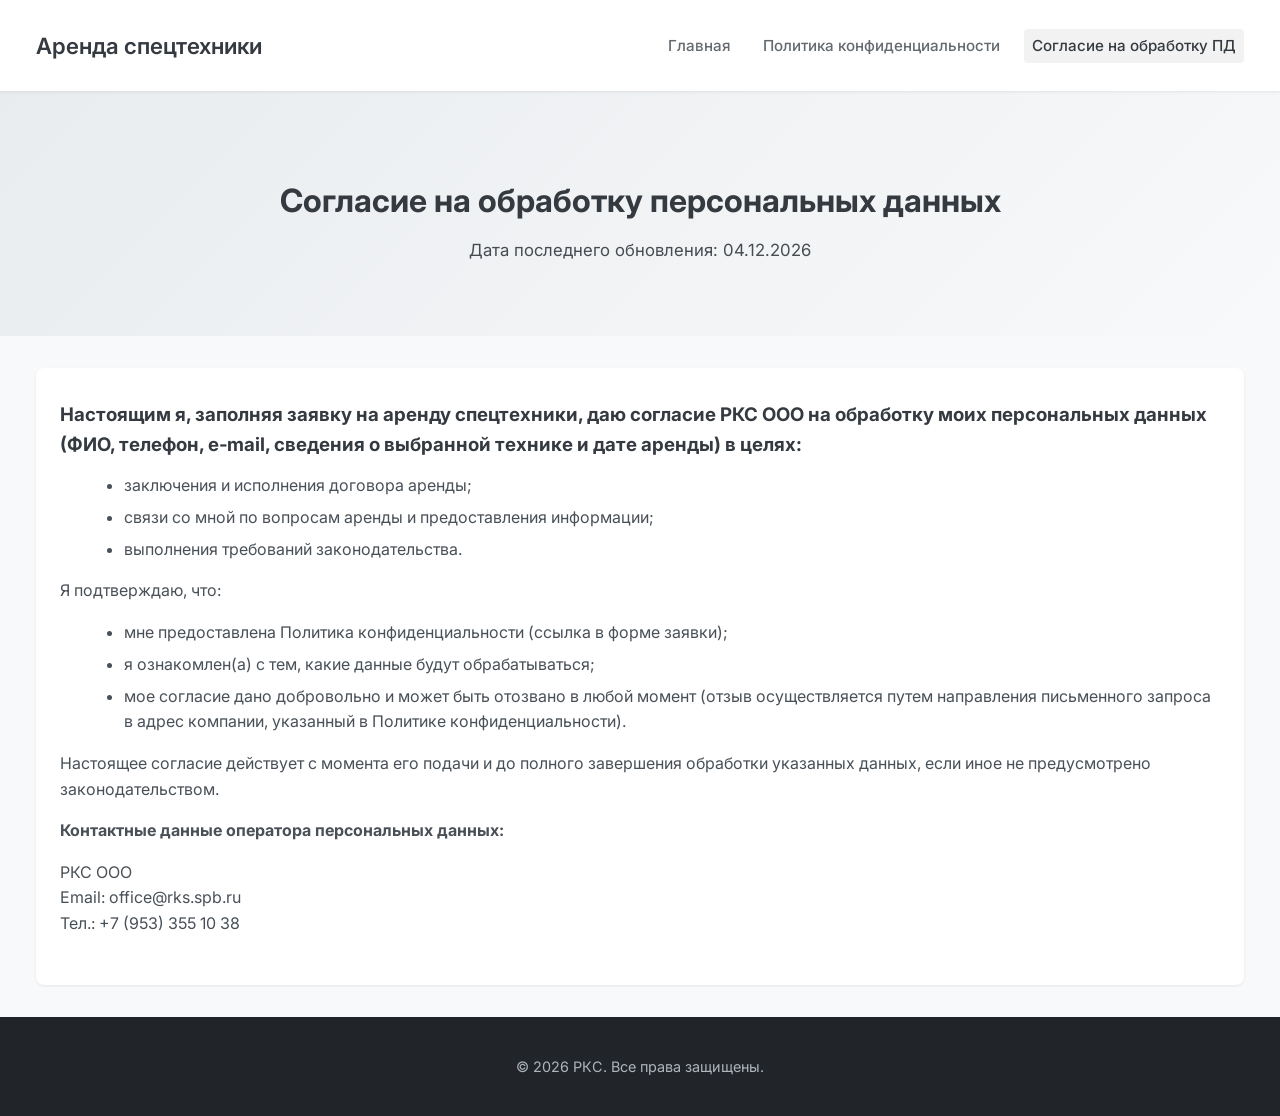
<file: consent.html>
<!DOCTYPE html>
<html lang="ru">
<head>
    <meta charset="UTF-8">
    <title>Согласие на обработку персональных данных – Аренда спецтехники</title>
    <meta name="viewport" content="width=device-width, initial-scale=1">
    <!-- Шрифт -->
    <link href="https://fonts.googleapis.com/css2?family=Inter:wght@400;600&display=swap"
          rel="stylesheet">
    <link rel="stylesheet" href="./css/style.css">
</head>
<body>

<header class="header">
    <div class="container">
        <h1 class="logo">Аренда спецтехники</h1>
        <nav class="nav">
            <a href="index.html" class="nav-link">Главная</a>
            <a href="privacy.html" class="nav-link">Политика конфиденциальности</a>
            <a href="consent.html" class="nav-link active">Согласие на обработку ПД</a>
        </nav>
    </div>
</header>

<section class="hero">
    <div class="container">
        <h2>Согласие на обработку персональных данных</h2>
        <p id="consent-date"></p>
    </div>
</section>

<main class="container">
    <section class="consent">
        <h3>Настоящим я, заполняя заявку на аренду спецтехники, даю согласие
            <strong>РКС ООО</strong> на обработку моих персональных данных
            (ФИО, телефон, e‑mail, сведения о выбранной технике и дате аренды)
            в целях:</h3>
        <ul>
            <li>заключения и исполнения договора аренды;</li>
            <li>связи со мной по вопросам аренды и предоставления информации;</li>
            <li>выполнения требований законодательства.</li>
        </ul>

        <p>Я подтверждаю, что:</p>
        <ul>
            <li>мне предоставлена Политика конфиденциальности (ссылка в форме заявки);</li>
            <li>я ознакомлен(а) с тем, какие данные будут обрабатываться;</li>
            <li>мое согласие дано добровольно и может быть отозвано в любой момент
                (отзыв осуществляется путем направления письменного запроса в адрес
                компании, указанный в Политике конфиденциальности).</li>
        </ul>

        <p>Настоящее согласие действует с момента его подачи и до полного завершения
            обработки указанных данных, если иное не предусмотрено законодательством.</p>

        <p><strong>Контактные данные оператора персональных данных:</strong></p>
        <p>
            РКС ООО<br>
            Email: <a href="office@rks.spb.ru">office@rks.spb.ru</a><br>
            Тел.: +7 (953) 355 10 38
        </p>
    </section>
</main>

<footer class="footer">
    <div class="container">
        <p>&copy; 2026  РКС. Все права защищены.</p>
    </div>
</footer>

<script>
/* Текущая дата «Дата последнего обновления» */
document.getElementById('consent-date').textContent =
    'Дата последнего обновления: ' + new Date().toLocaleDateString('ru-RU');
</script>
</body>
</html>
</file>
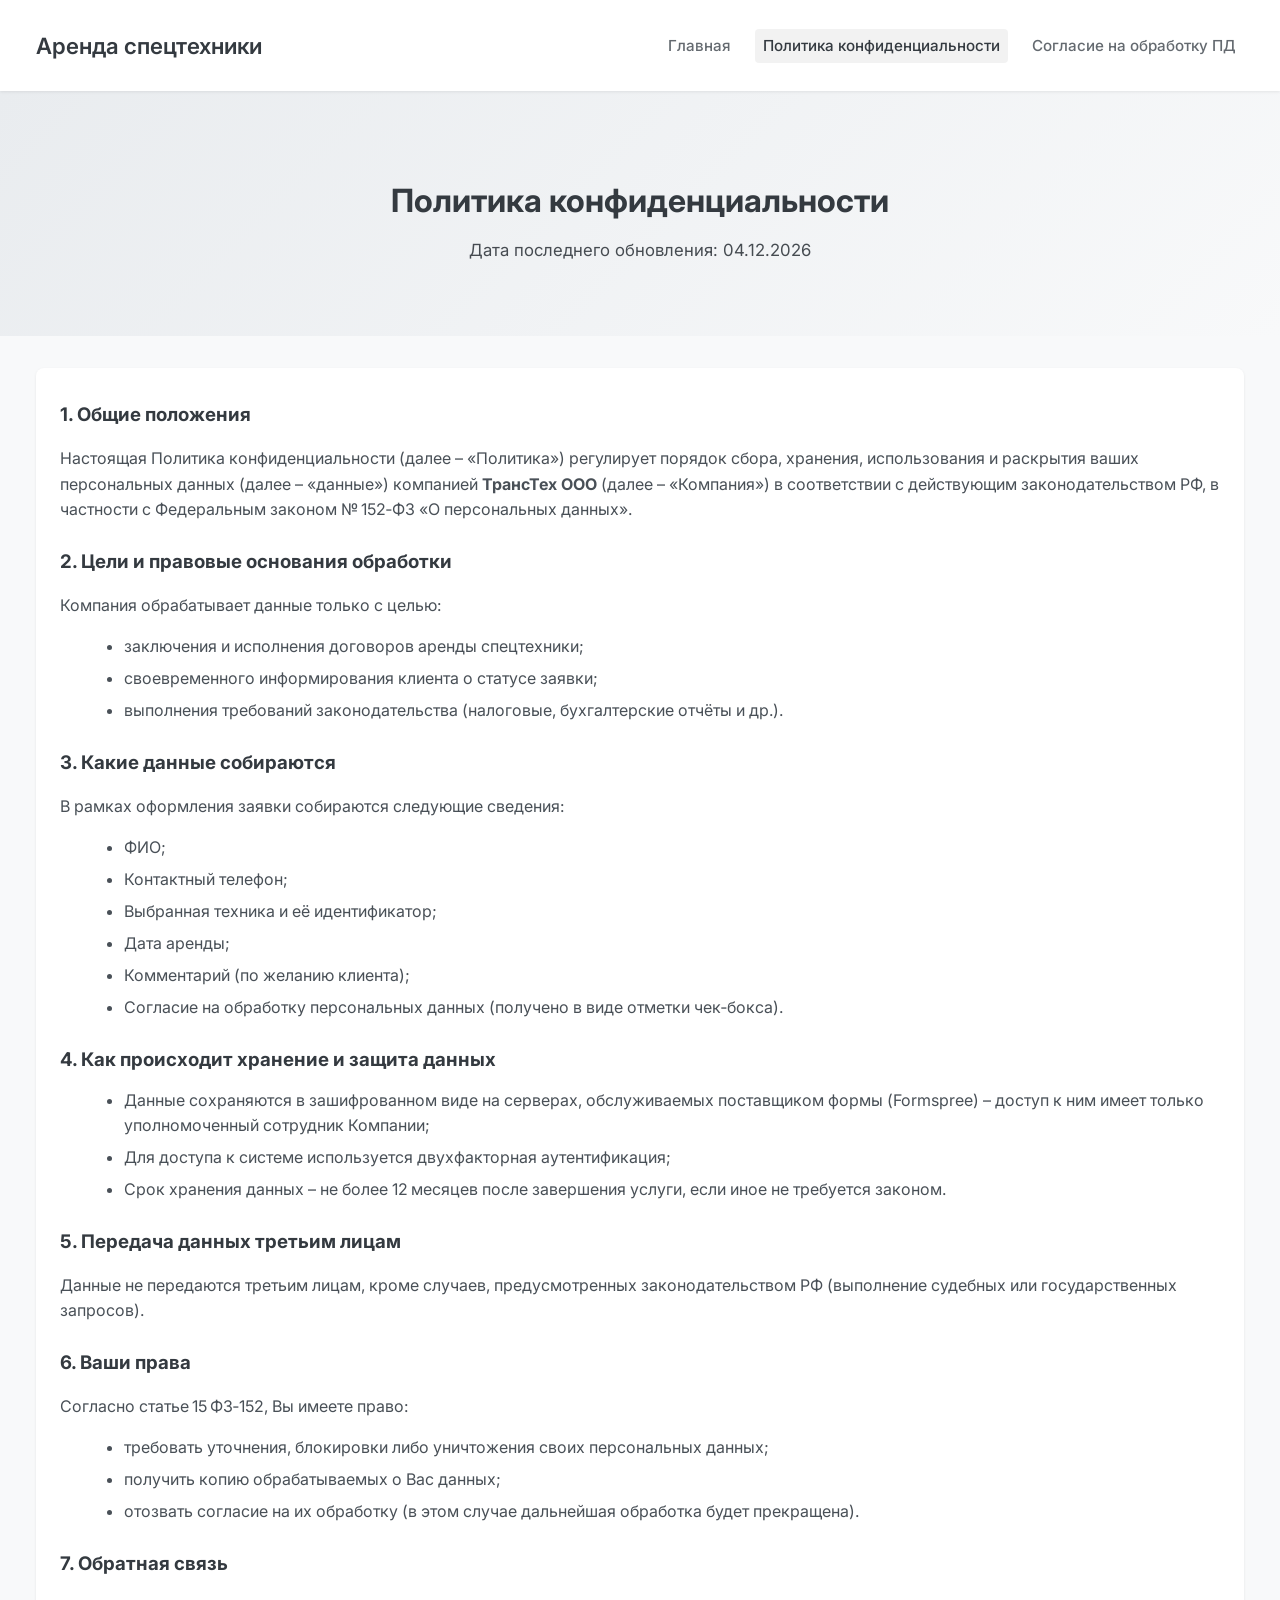
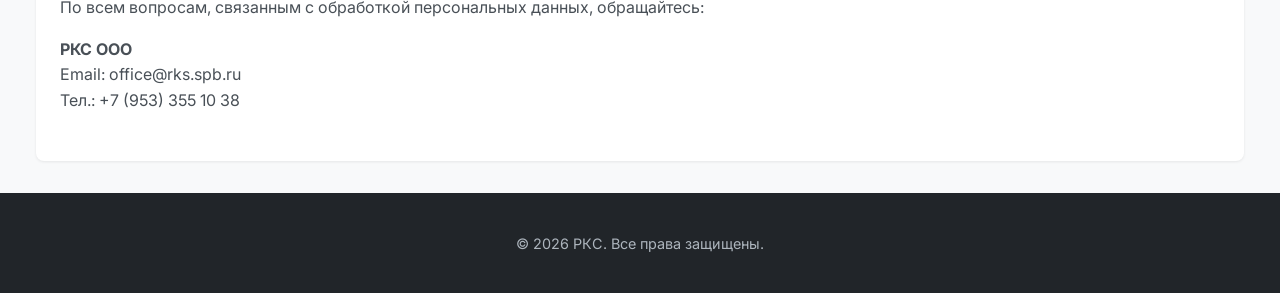
<file: privacy.html>
<!DOCTYPE html>
<html lang="ru">
<head>
    <meta charset="UTF-8">
    <title>Политика конфиденциальности – Аренда спецтехники</title>
    <meta name="viewport" content="width=device-width, initial-scale=1">
    <!-- Шрифт Inter -->
    <link href="https://fonts.googleapis.com/css2?family=Inter:wght@400;600&display=swap"
          rel="stylesheet">
    <link rel="stylesheet" href="./css/style.css">
</head>
<body>

<header class="header">
    <div class="container">
        <h1 class="logo">Аренда спецтехники</h1>
        <nav class="nav">
            <a href="index.html" class="nav-link">Главная</a>
            <a href="privacy.html" class="nav-link active">Политика конфиденциальности</a>
            <a href="consent.html" class="nav-link">Согласие на обработку ПД</a>
        </nav>
    </div>
</header>

<section class="hero">
    <div class="container">
        <h2>Политика конфиденциальности</h2>
        <p id="policy-date"></p>
    </div>
</section>

<main class="container">
    <section class="policy">
        <h3>1. Общие положения</h3>
        <p>
            Настоящая Политика конфиденциальности (далее – «Политика») регулирует порядок
            сбора, хранения, использования и раскрытия ваших персональных данных
            (далее – «данные») компанией <strong>ТрансТех ООО</strong> (далее – «Компания»)
            в соответствии с действующим законодательством РФ, в частности с
            Федеральным законом № 152‑ФЗ «О персональных данных».
        </p>

        <h3>2. Цели и правовые основания обработки</h3>
        <p>Компания обрабатывает данные только с целью:</p>
        <ul>
            <li>заключения и исполнения договоров аренды спецтехники;</li>
            <li>своевременного информирования клиента о статусе заявки;</li>
            <li>выполнения требований законодательства (налоговые, бухгалтерские отчёты и др.).</li>
        </ul>

        <h3>3. Какие данные собираются</h3>
        <p>В рамках оформления заявки собираются следующие сведения:</p>
        <ul>
            <li>ФИО;</li>
            <li>Контактный телефон;</li>
            <li>Выбранная техника и её идентификатор;</li>
            <li>Дата аренды;</li>
            <li>Комментарий (по желанию клиента);</li>
            <li>Согласие на обработку персональных данных (получено в виде отметки чек‑бокса).</li>
        </ul>

        <h3>4. Как происходит хранение и защита данных</h3>
        <ul>
            <li>Данные сохраняются в зашифрованном виде на серверах, обслуживаемых поставщиком формы (Formspree) – доступ к ним имеет только уполномоченный сотрудник Компании;</li>
            <li>Для доступа к системе используется двухфакторная аутентификация;</li>
            <li>Срок хранения данных – не более 12 месяцев после завершения услуги, если иное не требуется законом.</li>
        </ul>

        <h3>5. Передача данных третьим лицам</h3>
        <p>
            Данные не передаются третьим лицам, кроме случаев, предусмотренных
            законодательством РФ (выполнение судебных или государственных запросов).
        </p>

        <h3>6. Ваши права</h3>
        <p>
            Согласно статье 15 ФЗ‑152, Вы имеете право:
        </p>
        <ul>
            <li>требовать уточнения, блокировки либо уничтожения своих персональных данных;</li>
            <li>получить копию обрабатываемых о Вас данных;</li>
            <li>отозвать согласие на их обработку (в этом случае дальнейшая обработка будет прекращена).</li>
        </ul>

        <h3>7. Обратная связь</h3>
        <p>
            По всем вопросам, связанным с обработкой персональных данных, обращайтесь:
        </p>
        <p>
            <strong>РКС ООО</strong><br>
            Email: <a href="office@rks.spb.ru">office@rks.spb.ru</a><br>
            Тел.: +7 (953) 355 10 38
        </p>
    </section>
</main>

<footer class="footer">
    <div class="container">
        <p>&copy; 2026 РКС. Все права защищены.</p>
    </div>
</footer>

<script>
/* Подставляем текущую дату в формате "dd.mm.yyyy" */
document.getElementById('policy-date').textContent =
    'Дата последнего обновления: ' + new Date().toLocaleDateString('ru-RU');
</script>
</body>
</html>
</file>
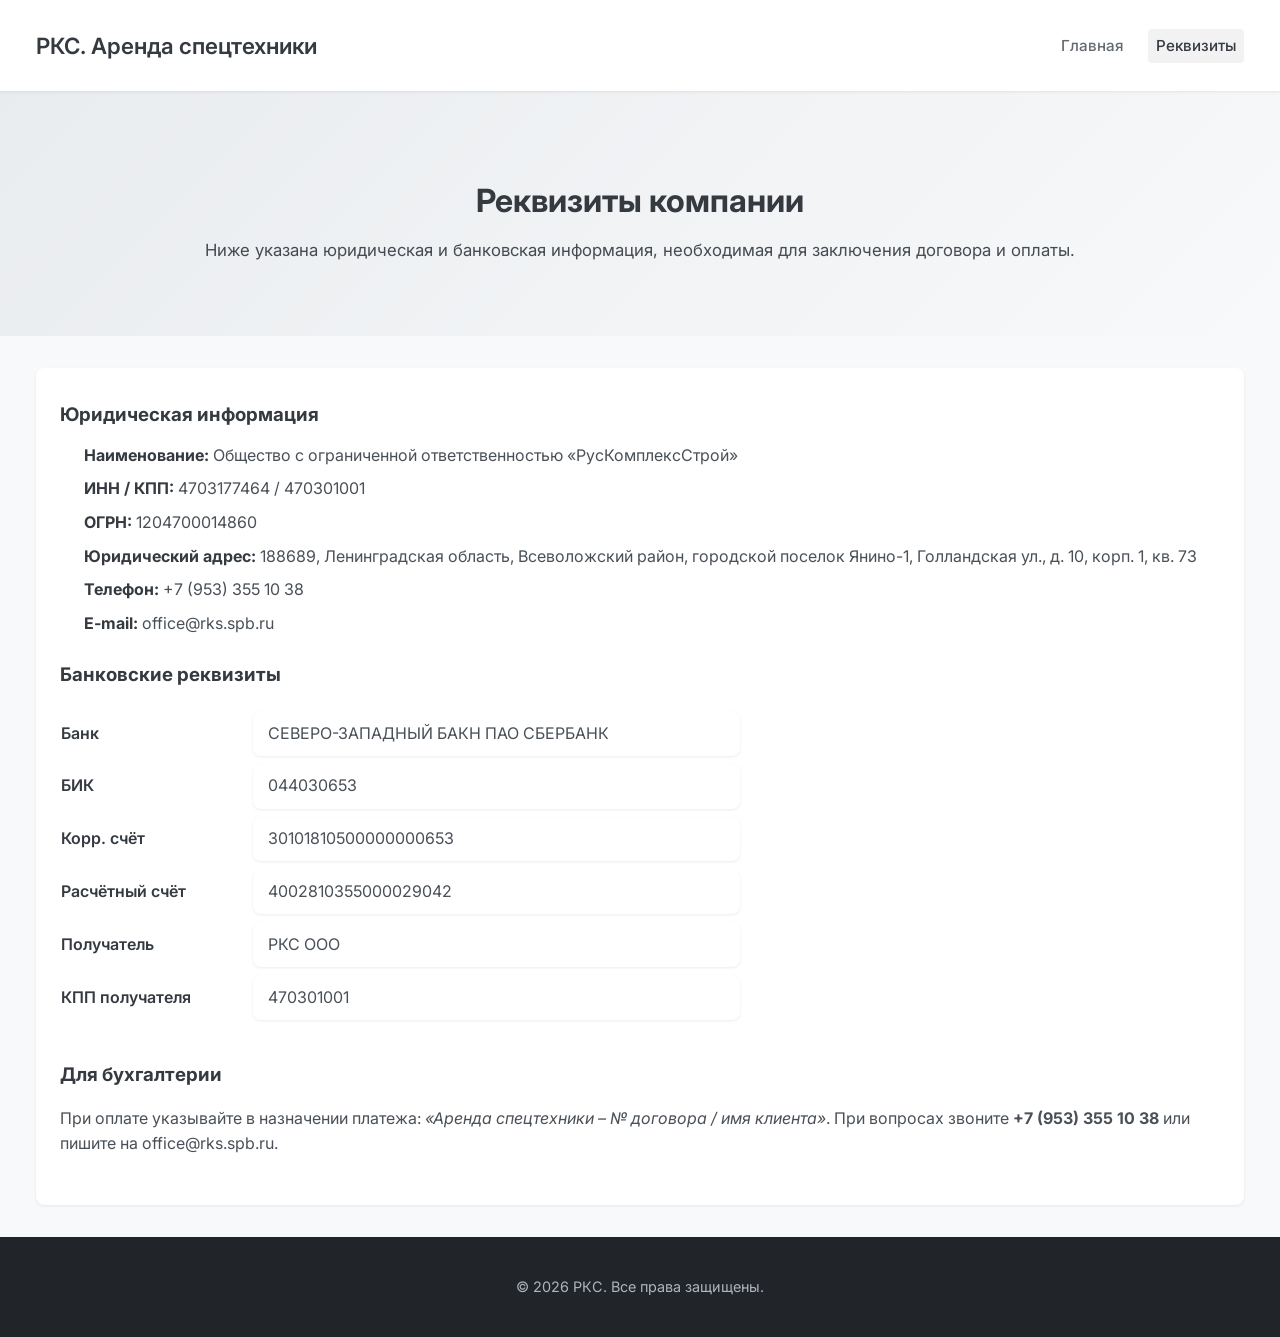
<file: requisites.html>
<!DOCTYPE html>
<html lang="ru">
<head>
    <meta charset="UTF-8">
    <title>Реквизиты компании – РКС. Аренда спецтехники</title>
    <meta name="viewport" content="width=device-width, initial-scale=1">
    <!-- Шрифт -->
    <link href="https://fonts.googleapis.com/css2?family=Inter:wght@400;600&display=swap"
          rel="stylesheet">
    <link rel="stylesheet" href="./css/style.css">
</head>
<body>

<header class="header">
    <div class="container">
        <h1 class="logo">РКС. Аренда спецтехники</h1>
        <nav class="nav">
            <a href="index.html" class="nav-link">Главная</a>
            <a href="requisites.html" class="nav-link active">Реквизиты</a>
        </nav>
    </div>
</header>

<section class="hero">
    <div class="container">
        <h2>Реквизиты компании</h2>
        <p>Ниже указана юридическая и банковская информация, необходимая для заключения договора и оплаты.</p>
    </div>
</section>

<main class="container">
    <section class="requisites">
        <h3>Юридическая информация</h3>
        <ul class="requisite-list">
            <li><strong>Наименование:</strong> Общество с ограниченной ответственностью «РусКомплексСтрой»</li>
            <li><strong>ИНН / КПП:</strong> 4703177464 / 470301001</li>
            <li><strong>ОГРН:</strong> 1204700014860</li>
            <li><strong>Юридический адрес:</strong> 188689, Ленинградская область, Всеволожский район, городской поселок Янино-1, Голландская ул., д. 10, корп. 1, кв. 73</li>
            <li><strong>Телефон:</strong> +7 (953) 355 10 38</li>
            <li><strong>E‑mail:</strong> <a href="mailto:office@rks.spb.ru">office@rks.spb.ru</a></li>
        </ul>

        <h3>Банковские реквизиты</h3>
        <table class="requisite-table">
            <tr><th>Банк</th><td>СЕВЕРО-ЗАПАДНЫЙ БАКН ПАО СБЕРБАНК</td></tr>
            <tr><th>БИК</th><td>044030653</td></tr>
            <tr><th>Корр. счёт</th><td>30101810500000000653</td></tr>
            <tr><th>Расчётный счёт</th><td>4002810355000029042</td></tr>
            <tr><th>Получатель</th><td>РКС ООО</td></tr>
            <tr><th>КПП получателя</th><td>470301001</td></tr>
        </table>

        <h3>Для бухгалтерии</h3>
        <p>
            При оплате указывайте в назначении платежа: <em>«Аренда спецтехники – № договора / имя клиента»</em>.  
            При вопросах звоните <strong>+7 (953) 355 10 38</strong> или пишите на <a href="mailto:office@rks.spb.ru">office@rks.spb.ru</a>.
        </p>
    </section>
</main>

<footer class="footer">
    <div class="container">
        <p>&copy; 2026 РКС. Все права защищены.</p>
    </div>
</footer>
</body>
</html>
</file>
<file: css/style.css>
/* ==============================================================
   Modern Gray UI – rental‑site (Mobile First + Lightbox)
   ============================================================== */

/* ---------- 1️⃣ Переменные ---------- */
:root {
    --clr-primary:      #495057;
    --clr-primary-dark:#343a40;
    --clr-bg:           #f8f9fa;
    --clr-surface:     #ffffff;
    --clr-muted:        #6c757d;
    --clr-success:      #28a745;
    --clr-error:        #dc3545;
    --shadow-sm: 0 1px 3px rgba(0,0,0,.08);
    --shadow-md: 0 4px 12px rgba(0,0,0,.12);
    --shadow-lg: 0 10px 30px rgba(0,0,0,.15);
    --radius: 8px;
    --gap: 1.5rem;
    --max-w: 1240px;
    --font-sans: 'Inter', system-ui, -apple-system, sans-serif;
}

/* ---------- 2️⃣ Базовые стили ---------- */
*, *::before, *::after { box-sizing: border-box; }
html { scroll-behavior: smooth; }
body {
    margin: 0;
    font-family: var(--font-sans);
    font-size: 16px;
    line-height: 1.6;
    color: var(--clr-primary);
    background: var(--clr-bg);
    -webkit-text-size-adjust: 100%;
}

.container {
    max-width: var(--max-w);
    margin: auto;
    padding: 0 1rem;
}

a { color: inherit; text-decoration: none; }

.btn {
    display: inline-block;
    padding: 0.75rem 1.5rem;
    background: var(--clr-primary);
    color: #fff;
    border: none;
    border-radius: var(--radius);
    cursor: pointer;
    font-weight: 600;
    font-size: 1rem;
    transition: background .2s, transform .15s;
    text-align: center;
}
.btn:hover {
    background: var(--clr-primary-dark);
    transform: translateY(-2px);
}
.btn:active {
    transform: translateY(0);
}

/* ---------- 3️⃣ Header ---------- */
.header {
    position: sticky;
    top: 0;
    left: 0;
    right: 0;
    background: #fff;
    box-shadow: var(--shadow-sm);
    z-index: 100;
}
.header .container {
    display: flex;
    align-items: center;
    justify-content: space-between;
    padding: 0.8rem 1rem;
}
.logo {
    font-size: 1.4rem;
    font-weight: 600;
    color: var(--clr-primary-dark);
    white-space: nowrap;
}
.nav {
    display: flex;
    gap: 1rem;
    flex-wrap: wrap;
    justify-content: flex-end;
}
.nav-link {
    color: var(--clr-primary);
    opacity: 0.85;
    font-weight: 500;
    font-size: 0.95rem;
    padding: 0.3rem 0.5rem;
    border-radius: 4px;
    transition: opacity .2s, background .2s;
    white-space: nowrap;
}
.nav-link:hover,
.nav-link.active {
    opacity: 1;
    color: var(--clr-primary-dark);
    background: rgba(0,0,0,0.05);
}

/* ---------- 4️⃣ Hero ---------- */
.hero {
    background: linear-gradient(135deg, #e9ecef 0%, #f8f9fa 100%);
    text-align: center;
    padding: 4rem 1rem 3rem;
    color: var(--clr-primary-dark);
}
.hero h2 {
    font-size: 2rem;
    margin-bottom: 0.8rem;
    line-height: 1.2;
}
.hero p {
    font-size: 1.05rem;
    opacity: 0.9;
    margin-bottom: 1.5rem;
}

/* ---------- 5️⃣ Carousel ---------- */
.carousel-section { padding: 2rem 0; }
.carousel-section h3 {
    text-align: center;
    margin-bottom: 1rem;
    font-weight: 600;
}
.swiper {
    width: 100%;
    padding: 1rem 0;
}
.swiper-slide {
    background: #fff;
    border-radius: var(--radius);
    box-shadow: var(--shadow-sm);
    overflow: hidden;
    display: flex;
    flex-direction: column;
    height: auto;
}
.swiper-slide img {
    width: 100%;
    height: 180px;
    object-fit: cover;
}
.slide-caption {
    padding: 0.8rem 1rem;
    font-size: 0.9rem;
    color: var(--clr-primary);
}
.slide-caption strong {
    display: block;
    margin-bottom: 0.3rem;
    font-size: 0.95rem;
}
.slide-caption small {
    color: var(--clr-muted);
    line-height: 1.3;
}

/* ---------- 6️⃣ Catalog Table ---------- */
.catalog { padding: 2rem 0; }
.catalog h3 {
    text-align: center;
    margin-bottom: 1.5rem;
    font-weight: 600;
}
.catalog-table {
    width: 100%;
    border-collapse: collapse;
    background: #fff;
    border-radius: var(--radius);
    overflow: hidden;
    box-shadow: var(--shadow-sm);
    display: block;
    overflow-x: auto;
    -webkit-overflow-scrolling: touch;
}
.catalog-table thead {
    display: table-header-group;
}
.catalog-table tbody {
    display: table-row-group;
}
.catalog-table th,
.catalog-table td {
    padding: 0.9rem 1rem;
    text-align: left;
    white-space: nowrap;
}
.catalog-table th {
    background: #e9ecef;
    font-weight: 600;
    color: var(--clr-primary-dark);
    position: sticky;
    left: 0;
}
.catalog-table tr:nth-child(even) {
    background: #f8f9fa;
}

/* ---------- 7️⃣ Form ---------- */
.order-section { padding: 2rem 0; }
.order-section h3 {
    text-align: center;
    margin-bottom: 1.5rem;
    font-weight: 600;
}
form {
    max-width: 580px;
    margin: auto;
    display: grid;
    gap: var(--gap);
    background: #fff;
    padding: 1.5rem;
    border-radius: var(--radius);
    box-shadow: var(--shadow-sm);
}
.form-row {
    display: flex;
    flex-direction: column;
}
.form-row label {
    margin-bottom: 0.4rem;
    font-weight: 500;
    color: var(--clr-primary-dark);
    font-size: 0.95rem;
}
.form-row input,
.form-row select,
.form-row textarea {
    padding: 0.75rem 0.9rem;
    border: 1px solid #ced4da;
    border-radius: var(--radius);
    font-family: var(--font-sans);
    font-size: 16px;
    transition: border .2s, box-shadow .2s;
    background: #fff;
    min-height: 44px;
}
.form-row input:focus,
.form-row select:focus,
.form-row textarea:focus {
    outline: none;
    border-color: var(--clr-primary);
    box-shadow: 0 0 0 3px rgba(73, 80, 87, 0.15);
}
.form-row textarea {
    resize: vertical;
    min-height: 100px;
}
.form-status {
    margin-top: 0.5rem;
    font-weight: 500;
    text-align: center;
    padding: 0.5rem;
    border-radius: var(--radius);
}
.form-status.success {
    color: var(--clr-success);
    background: rgba(40, 167, 69, 0.1);
}
.form-status.error {
    color: var(--clr-error);
    background: rgba(220, 53, 69, 0.1);
}

/* ---------- 8️⃣ Agreement Checkboxes ---------- */
.agreement {
    display: flex;
    align-items: flex-start;
    gap: 0.75rem;
    margin-top: 0.5rem;
}
.agreement input[type="checkbox"] {
    width: 20px;
    height: 20px;
    min-width: 20px;
    margin-top: 0.1rem;
    cursor: pointer;
    accent-color: var(--clr-primary);
}
.agreement label {
    font-weight: 500;
    line-height: 1.4;
    font-size: 0.9rem;
    cursor: pointer;
}
.agreement a {
    color: var(--clr-primary);
    text-decoration: underline;
    word-break: break-word;
}
.agreement a:hover {
    color: var(--clr-primary-dark);
}

/* ---------- 9️⃣ Footer ---------- */
.footer {
    background: #212529;
    color: #adb5bd;
    text-align: center;
    padding: 1.5rem 1rem;
    font-size: 0.9rem;
}

/* ---------- 🔟 Requisites & Policy Pages ---------- */
.policy, .consent, .requisites {
    background: #fff;
    padding: 2rem 1.5rem;
    border-radius: var(--radius);
    box-shadow: var(--shadow-sm);
    margin: 2rem 0;
}
.policy h3, .consent h3, .requisites h3 {
    margin-top: 1.5rem;
    margin-bottom: 0.8rem;
    color: var(--clr-primary-dark);
}
.policy h3:first-child,
.consent h3:first-child,
.requisites h3:first-child {
    margin-top: 0;
}
.policy ul, .consent ul, .requisites ul {
    margin: 0.5rem 0 1rem 1.5rem;
}
.policy li, .consent li, .requisites li {
    margin-bottom: 0.4rem;
}
.requisite-list {
    list-style: none;
    padding: 0;
    margin: 0 0 2rem;
    line-height: 1.6;
}
.requisite-list li {
    margin-bottom: 0.5rem;
}
.requisite-list strong {
    color: var(--clr-primary-dark);
}
.requisite-table {
    width: 100%;
    max-width: 680px;
    border-collapse: separate;
    border-spacing: 0 0.5rem;
    margin-bottom: 2rem;
}
.requisite-table th {
    text-align: left;
    font-weight: 600;
    color: var(--clr-primary-dark);
    padding-right: 1rem;
}
.requisite-table td {
    background: #fff;
    padding: 0.6rem 0.9rem;
    border-radius: var(--radius);
    box-shadow: var(--shadow-sm);
}

/* =============================================================
   📱 МОБИЛЬНАЯ АДАПТАЦИЯ
   ============================================================= */
@media (max-width: 768px) {
    .header .container {
        flex-direction: column;
        gap: 0.8rem;
        padding: 0.8rem;
    }
    .logo {
        font-size: 1.2rem;
        text-align: center;
    }
    .nav {
        justify-content: center;
        gap: 0.5rem;
        width: 100%;
    }
    .nav-link {
        font-size: 0.85rem;
        padding: 0.4rem 0.6rem;
    }
    .hero {
        padding: 2.5rem 1rem 2rem;
    }
    .hero h2 {
        font-size: 1.5rem;
    }
    .hero p {
        font-size: 0.95rem;
    }
    .carousel-section {
        padding: 1.5rem 0;
    }
    .swiper-slide img {
        height: 150px;
    }
    .slide-caption {
        padding: 0.6rem 0.8rem;
        font-size: 0.85rem;
    }
    .catalog-table {
        font-size: 0.85rem;
    }
    .catalog-table th,
    .catalog-table td {
        padding: 0.6rem 0.8rem;
    }
    form {
        padding: 1rem;
        margin: 0 0.5rem;
    }
    .form-row input,
    .form-row select,
    .form-row textarea {
        font-size: 16px;
        padding: 0.7rem 0.8rem;
    }
    .btn {
        width: 100%;
        padding: 0.9rem 1.5rem;
        font-size: 1rem;
    }
    .agreement {
        gap: 0.5rem;
    }
    .agreement input[type="checkbox"] {
        width: 18px;
        height: 18px;
        min-width: 18px;
    }
    .agreement label {
        font-size: 0.85rem;
        line-height: 1.3;
    }
    .policy, .consent, .requisites {
        padding: 1.5rem 1rem;
        margin: 1.5rem 0.5rem;
    }
    .policy h3, .consent h3, .requisites h3 {
        font-size: 1.1rem;
    }
    .requisite-table {
        font-size: 0.9rem;
    }
    .requisite-table th,
    .requisite-table td {
        padding: 0.5rem;
    }
    .footer {
        padding: 1.2rem 1rem;
        font-size: 0.85rem;
    }
}

@media (max-width: 480px) {
    .container {
        padding: 0 0.75rem;
    }
    .logo {
        font-size: 1.1rem;
    }
    .nav-link {
        font-size: 0.8rem;
        padding: 0.3rem 0.5rem;
    }
    .hero {
        padding: 2rem 0.75rem 1.5rem;
    }
    .hero h2 {
        font-size: 1.3rem;
    }
    .hero p {
        font-size: 0.9rem;
    }
    .swiper-slide img {
        height: 130px;
    }
    form {
        padding: 0.8rem;
    }
    .catalog-table th,
    .catalog-table td {
        padding: 0.5rem 0.6rem;
        font-size: 0.8rem;
    }
}

/* =============================================================
   🌙 Тёмная тема
   ============================================================= */
@media (prefers-color-scheme: dark) {
    :root {
        --clr-primary:      #adb5bd;
        --clr-primary-dark:#f8f9fa;
        --clr-bg:           #212529;
        --clr-surface:      #2d2d2d;
        --clr-muted:        #868e96;
    }
    body {
        background: var(--clr-bg);
        color: var(--clr-primary);
    }
    .header {
        background: var(--clr-surface);
    }
    .hero {
        background: linear-gradient(135deg, #2d2d2d 0%, #212529 100%);
        color: var(--clr-primary-dark);
    }
    .catalog-table,
    form,
    .policy,
    .consent,
    .requisites {
        background: var(--clr-surface);
    }
    .catalog-table th {
        background: #343a40;
        color: #fff;
    }
    .catalog-table tr:nth-child(even) {
        background: #343a40;
    }
    .requisite-table td {
        background: var(--clr-surface);
    }
    .footer {
        background: #111;
        color: #777;
    }
}

/* =============================================================
   👆 Тач-устройства
   ============================================================= */
@media (hover: none) and (pointer: coarse) {
    .btn:active {
        transform: scale(0.98);
    }
    .nav-link:active {
        background: rgba(0,0,0,0.1);
    }
    .form-row input,
    .form-row select,
    .form-row textarea {
        min-height: 48px;
    }
    .agreement input[type="checkbox"] {
        width: 22px;
        height: 22px;
        min-width: 22px;
    }
}

/* =============================================================
   🖼️ LIGHTBOX (модальное окно для изображений)
   ============================================================= */

/* Оверлей на слайде при наведении */
.slide-image-wrapper {
    position: relative;
    cursor: pointer;
    overflow: hidden;
}
.slide-image-wrapper img {
    transition: transform 0.3s ease;
}
.slide-image-wrapper:hover img {
    transform: scale(1.05);
}
.slide-overlay {
    position: absolute;
    top: 0;
    left: 0;
    right: 0;
    bottom: 0;
    background: rgba(0, 0, 0, 0.4);
    display: flex;
    align-items: center;
    justify-content: center;
    opacity: 0;
    transition: opacity 0.3s ease;
}
.slide-image-wrapper:hover .slide-overlay {
    opacity: 1;
}
.zoom-icon {
    font-size: 2rem;
    color: #fff;
    text-shadow: 0 2px 4px rgba(0,0,0,0.5);
}

/* Lightbox контейнер */
.lightbox {
    position: fixed;
    top: 0;
    left: 0;
    right: 0;
    bottom: 0;
    z-index: 1000;
    display: flex;
    align-items: center;
    justify-content: center;
    opacity: 0;
    visibility: hidden;
    transition: opacity 0.3s ease, visibility 0.3s ease;
}
.lightbox.active {
    opacity: 1;
    visibility: visible;
}
.lightbox-overlay {
    position: absolute;
    top: 0;
    left: 0;
    right: 0;
    bottom: 0;
    background: rgba(0, 0, 0, 0.9);
}
.lightbox-content {
    position: relative;
    max-width: 90%;
    max-height: 90%;
    z-index: 1001;
    display: flex;
    flex-direction: column;
    align-items: center;
}
.lightbox-image {
    max-width: 100%;
    max-height: 70vh;
    object-fit: contain;
    border-radius: var(--radius);
    box-shadow: 0 10px 40px rgba(0,0,0,0.5);
}
.lightbox-info {
    background: #fff;
    padding: 1rem 1.5rem;
    border-radius: var(--radius);
    margin-top: 1rem;
    text-align: center;
    box-shadow: var(--shadow-md);
}
.lightbox-title {
    font-size: 1.3rem;
    margin: 0 0 0.5rem;
    color: var(--clr-primary-dark);
}
.lightbox-price {
    font-size: 1.1rem;
    margin: 0;
    color: var(--clr-primary);
    font-weight: 600;
}

/* Кнопки управления Lightbox */
.lightbox-close,
.lightbox-prev,
.lightbox-next {
    position: absolute;
    background: rgba(255, 255, 255, 0.9);
    border: none;
    width: 44px;
    height: 44px;
    border-radius: 50%;
    font-size: 1.8rem;
    cursor: pointer;
    display: flex;
    align-items: center;
    justify-content: center;
    transition: background 0.2s, transform 0.2s;
    color: #333;
    box-shadow: 0 2px 8px rgba(0,0,0,0.3);
}
.lightbox-close:hover,
.lightbox-prev:hover,
.lightbox-next:hover {
    background: #fff;
    transform: scale(1.1);
}
.lightbox-close {
    top: -20px;
    right: -20px;
    font-size: 1.5rem;
}
.lightbox-prev {
    left: -60px;
    top: 50%;
    transform: translateY(-50%);
}
.lightbox-prev:hover {
    transform: translateY(-50%) scale(1.1);
}
.lightbox-next {
    right: -60px;
    top: 50%;
    transform: translateY(-50%);
}
.lightbox-next:hover {
    transform: translateY(-50%) scale(1.1);
}

/* Мобильная адаптация Lightbox */
@media (max-width: 768px) {
    .lightbox-content {
        max-width: 95%;
    }
    .lightbox-image {
        max-height: 60vh;
    }
    .lightbox-close {
        top: 10px;
        right: 10px;
        width: 36px;
        height: 36px;
        font-size: 1.3rem;
    }
    .lightbox-prev {
        left: 10px;
    }
    .lightbox-next {
        right: 10px;
    }
    .lightbox-prev,
    .lightbox-next {
        width: 40px;
        height: 40px;
        font-size: 1.5rem;
    }
    .lightbox-info {
        width: 100%;
        padding: 0.8rem 1rem;
    }
    .lightbox-title {
        font-size: 1.1rem;
    }
    .lightbox-price {
        font-size: 1rem;
    }
}

/* Тёмная тема для Lightbox */
@media (prefers-color-scheme: dark) {
    .lightbox-info {
        background: var(--clr-surface);
    }
    .lightbox-title {
        color: var(--clr-primary-dark);
    }
    .lightbox-price {
        color: var(--clr-primary);
    }
}
</file>
